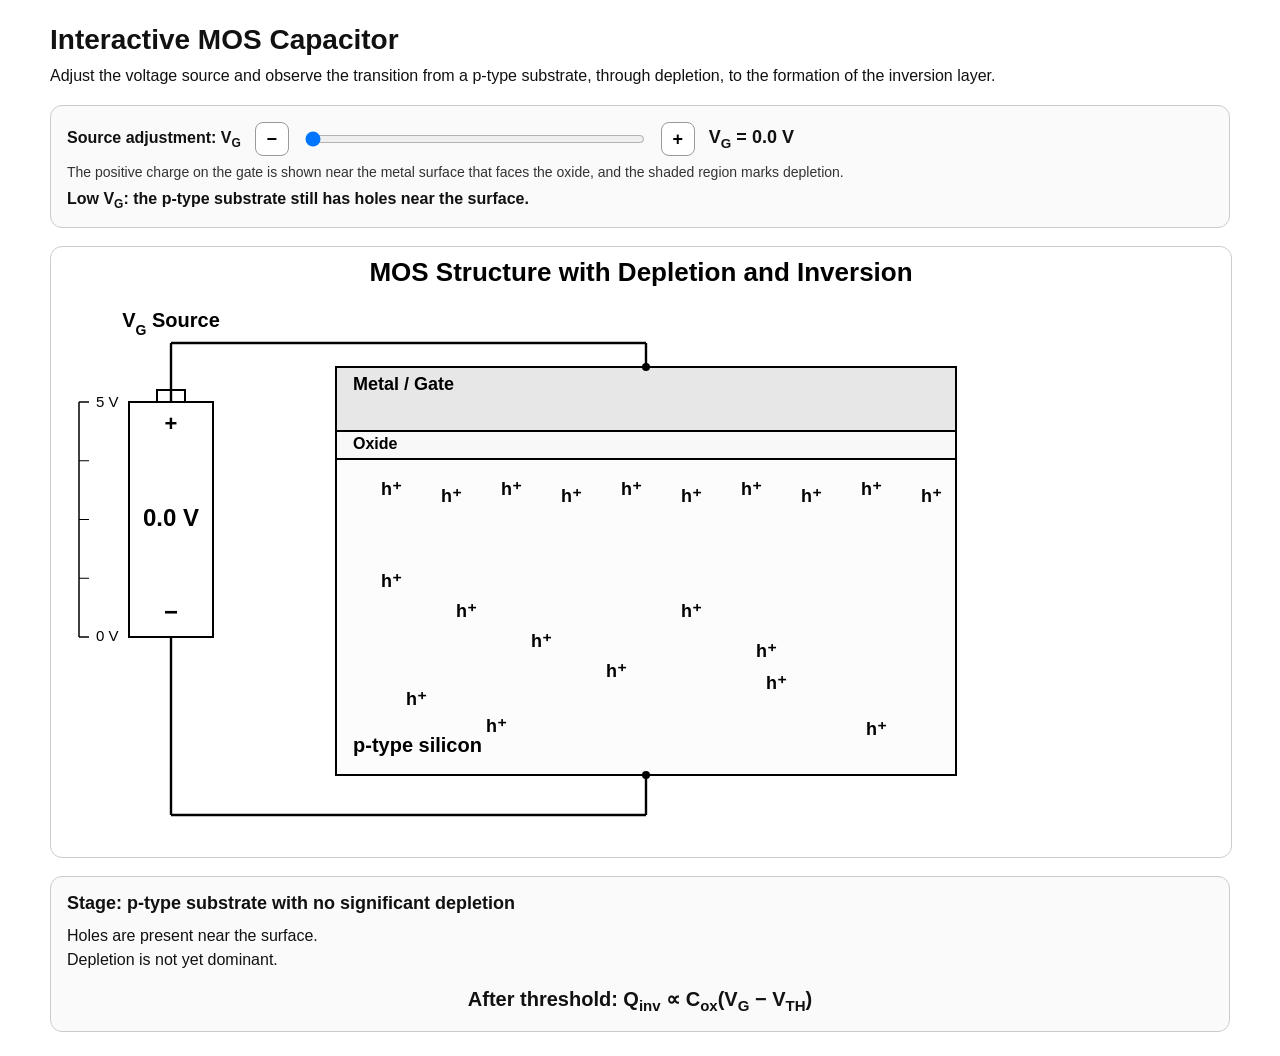
<file: interactive_mos_capacitor.html>
<!DOCTYPE html>
<html lang="en">
<head>
<meta charset="utf-8">
<meta name="viewport" content="width=device-width, initial-scale=1">
<title>Interactive MOS Capacitor v18</title>
<style>
  body {
    font-family: Arial, Helvetica, sans-serif;
    margin: 24px;
    color: #111;
    background: #fff;
  }
  .container {
    max-width: 1180px;
    margin: 0 auto;
  }
  h1 {
    font-size: 28px;
    margin-bottom: 8px;
  }
  .subtitle {
    font-size: 16px;
    margin-bottom: 18px;
    line-height: 1.45;
  }
  .controls {
    border: 1px solid #ccc;
    border-radius: 12px;
    padding: 16px;
    margin-bottom: 18px;
    background: #fafafa;
  }
  .row {
    display: flex;
    flex-wrap: wrap;
    gap: 14px;
    align-items: center;
  }
  label { font-weight: 700; }
  input[type=range] { width: 340px; }
  button {
    font-size: 18px;
    font-weight: 700;
    width: 34px;
    height: 34px;
    border-radius: 8px;
    border: 1px solid #999;
    cursor: pointer;
    background: #fff;
  }
  button:hover { background: #f0f0f0; }
  .readout {
    font-size: 18px;
    font-weight: 700;
  }
  .note {
    margin-top: 8px;
    font-size: 14px;
    color: #333;
  }
  .status {
    margin-top: 10px;
    font-weight: 700;
  }
  svg {
    width: 100%;
    height: auto;
    border: 1px solid #ccc;
    border-radius: 12px;
    background: #fff;
  }
  .panel {
    margin-top: 14px;
    border: 1px solid #ccc;
    border-radius: 12px;
    padding: 14px 16px;
    background: #fafafa;
    line-height: 1.5;
  }
  .phase {
    font-size: 18px;
    font-weight: 700;
    margin-bottom: 6px;
    line-height: 1.35;
    overflow-wrap: anywhere;
  }
  .threshold-state {
    font-size: 16px;
    font-weight: 700;
    margin-bottom: 8px;
  }
  .eq {
    text-align: center;
    font-size: 20px;
    font-weight: 700;
    margin-top: 12px;
  }
  ul { margin-top: 8px; }
  sub { font-size: 0.75em; }
</style>
</head>
<body>
<div class="container">
  <h1>Interactive MOS Capacitor</h1>

  <div class="subtitle">
    Adjust the voltage source and observe the transition from a p-type substrate,
    through depletion, to the formation of the inversion layer.
  </div>

  <div class="controls">
    <div class="row">
      <label for="vg">Source adjustment: V<sub>G</sub></label>
      <button id="minusBtn" aria-label="Decrease voltage">−</button>
      <input id="vg" type="range" min="0" max="5" step="0.1" value="0">
      <button id="plusBtn" aria-label="Increase voltage">+</button>
      <div class="readout">V<sub>G</sub> = <span id="vgValue">0.0</span> V</div>
    </div>

    <div class="note">
      The positive charge on the gate is shown near the metal surface that faces the oxide, and the shaded region marks depletion.
    </div>

    <div class="status" id="statusText">
      Low V<sub>G</sub>: the p-type substrate still has holes near the surface.
    </div>
  </div>

  <svg viewBox="0 0 1180 610" aria-label="Interactive MOS capacitor">
    <defs>
      <marker id="arrowhead" markerWidth="10" markerHeight="8" refX="8" refY="4" orient="auto">
        <polygon points="0,0 10,4 0,8"></polygon>
      </marker>
    </defs>

    <text x="590" y="34" text-anchor="middle" font-size="26" font-weight="700">
      MOS Structure with Depletion and Inversion
    </text>

    <!-- SOURCE ON LEFT -->
    <text x="120" y="80" text-anchor="middle" font-size="20" font-weight="700">
      V<tspan baseline-shift="sub" font-size="14">G</tspan> Source
    </text>

    <!-- Battery scale -->
    <line x1="28" y1="155" x2="28" y2="390" stroke="#000" stroke-width="1.5"></line>
    <line x1="28" y1="155" x2="38" y2="155" stroke="#000" stroke-width="1.5"></line>
    <line x1="28" y1="213.75" x2="38" y2="213.75" stroke="#000"></line>
    <line x1="28" y1="272.5" x2="38" y2="272.5" stroke="#000"></line>
    <line x1="28" y1="331.25" x2="38" y2="331.25" stroke="#000"></line>
    <line x1="28" y1="390" x2="38" y2="390" stroke="#000" stroke-width="1.5"></line>
    <text x="45" y="160" font-size="15">5 V</text>
    <text x="45" y="394" font-size="15">0 V</text>

    <!-- Battery -->
    <rect x="78" y="155" width="84" height="235" fill="#fff" stroke="#000" stroke-width="2"></rect>
    <rect x="106" y="143" width="28" height="12" fill="#fff" stroke="#000" stroke-width="2"></rect>
    <rect id="batteryFill" x="86" y="382" width="68" height="0" fill="#d8d8d8"></rect>
    <text x="120" y="184" text-anchor="middle" font-size="22" font-weight="700">+</text>
    <text x="120" y="373" text-anchor="middle" font-size="24" font-weight="700">−</text>
    <text id="batteryVoltageText" x="120" y="279" text-anchor="middle" font-size="24" font-weight="700">0.0 V</text>

    <!-- MOS STRUCTURE -->
    <rect x="285" y="120" width="620" height="64" fill="#e7e7e7" stroke="#000" stroke-width="2"></rect>
    <rect x="285" y="184" width="620" height="28" fill="#f8f8f8" stroke="#000" stroke-width="2"></rect>
    <rect x="285" y="212" width="620" height="316" fill="#fcfcfc" stroke="#000" stroke-width="2"></rect>

    <!-- Material labels: unobtrusive corners -->
    <text x="302" y="143" font-size="18" font-weight="700">Metal / Gate</text>
    <text x="302" y="202" font-size="16" font-weight="700">Oxide</text>
    <text x="302" y="505" font-size="20" font-weight="700">p-type silicon</text>

    <!-- Top connection -->
    <line x1="120" y1="155" x2="120" y2="96" stroke="#000" stroke-width="2.4"></line>
    <line x1="120" y1="96" x2="595" y2="96" stroke="#000" stroke-width="2.4"></line>
    <line x1="595" y1="96" x2="595" y2="120" stroke="#000" stroke-width="2.4"></line>

    <!-- Bottom connection -->
    <line x1="120" y1="390" x2="120" y2="568" stroke="#000" stroke-width="2.4"></line>
    <line x1="120" y1="568" x2="595" y2="568" stroke="#000" stroke-width="2.4"></line>
    <line x1="595" y1="568" x2="595" y2="528" stroke="#000" stroke-width="2.4"></line>

    <circle cx="595" cy="120" r="4" fill="#000"></circle>
    <circle cx="595" cy="528" r="4" fill="#000"></circle>

    <!-- Dynamic regions -->
    <g id="positiveCharges"></g>
    <g id="holesSurface"></g>
    <g id="holesDeep"></g>
    <g id="negativeIons"></g>
    <g id="electrons"></g>
    <g id="depletionGuide"></g>
    <g id="depletionLabel"></g>
  </svg>

  <!-- ALL explanatory text is below the figure -->
  <div class="panel">
    <div class="phase" id="phaseText">Stage: p-type substrate with no significant depletion</div>
    <div class="threshold-state" id="thresholdState"></div>
    <div id="phaseDetail1">Holes are present near the surface.</div>
    <div id="phaseDetail2"></div>
    <div id="phaseDetail3"></div>
    <div class="eq">After threshold: Q<sub>inv</sub> ∝ C<sub>ox</sub>(V<sub>G</sub> − V<sub>TH</sub>)</div>
  </div>
</div>

<script>
(function () {
  const slider = document.getElementById("vg");
  const minusBtn = document.getElementById("minusBtn");
  const plusBtn = document.getElementById("plusBtn");
  const vgValue = document.getElementById("vgValue");
  const batteryFill = document.getElementById("batteryFill");
  const batteryVoltageText = document.getElementById("batteryVoltageText");
  const positiveCharges = document.getElementById("positiveCharges");
  const holesSurface = document.getElementById("holesSurface");
  const holesDeep = document.getElementById("holesDeep");
  const negativeIons = document.getElementById("negativeIons");
  const electrons = document.getElementById("electrons");
  const depletionGuide = document.getElementById("depletionGuide");
  const depletionLabel = document.getElementById("depletionLabel");
  const statusText = document.getElementById("statusText");
  const phaseText = document.getElementById("phaseText");
  const thresholdState = document.getElementById("thresholdState");
  const phaseDetail1 = document.getElementById("phaseDetail1");
  const phaseDetail2 = document.getElementById("phaseDetail2");
  const phaseDetail3 = document.getElementById("phaseDetail3");

  const VTH = 3.0;
  const VDEP = 1.2;

  // Deterministic pseudo-random ordering.
  // This avoids the artificial left-to-right appearance while keeping
  // each charge in a stable position when the slider moves back and forth.
  function seededShuffle(list, seed) {
    const arr = list.slice();
    let s = seed >>> 0;

    function rand() {
      s = (1664525 * s + 1013904223) >>> 0;
      return s / 4294967296;
    }

    for (let i = arr.length - 1; i > 0; i--) {
      const j = Math.floor(rand() * (i + 1));
      [arr[i], arr[j]] = [arr[j], arr[i]];
    }
    return arr;
  }

  // Positive gate charge only near oxide-facing surface.
  const gatePlusPositions = [
    [330,172],[380,169],[430,172],[480,169],[530,172],[580,169],
    [630,172],[680,169],[730,172],[780,169],[830,172],[880,169],
    [355,158],[455,158],[555,158],[655,158],[755,158],[855,158]
  ];

  const holesSurfacePos = [
    [330,248],[390,255],[450,248],[510,255],[570,248],[630,255],[690,248],[750,255],[810,248],[870,255]
  ];

  const holesDeepPos = [
    [330,340],[405,370],[480,400],[555,430],[630,370],[705,410],[780,350],
    [355,458],[435,485],[530,355],[620,475],[715,442],[815,488]
  ];

  const ionPositions = [
    [325,244],[375,244],[425,244],[475,244],[525,244],[575,244],[625,244],[675,244],[725,244],[775,244],[825,244],[875,244],
    [350,278],[400,278],[450,278],[500,278],[550,278],[600,278],[650,278],[700,278],[750,278],[800,278],[850,278]
  ];

  const electronPositions = [
    [320,226],[365,226],[410,226],[455,226],[500,226],[545,226],[590,226],[635,226],[680,226],[725,226],[770,226],[815,226],[860,226],
    [342,238],[387,238],[432,238],[477,238],[522,238],[567,238],[612,238],[657,238],[702,238],[747,238],[792,238],[837,238],[882,238]
  ];

  const gateActivationOrder = seededShuffle(gatePlusPositions, 20260912);
  const ionActivationOrder = seededShuffle(ionPositions, 74123);
  const electronActivationOrder = seededShuffle(electronPositions, 91827);
  const holeSurfaceActivationOrder = seededShuffle(holesSurfacePos, 31415);
  const holeDeepActivationOrder = seededShuffle(holesDeepPos, 27182);

  function setVoltage(v) {
    const clamped = Math.max(0, Math.min(5, Math.round(v * 10) / 10));
    slider.value = clamped.toFixed(1);
    render();
  }

  function drawSubset(list, count, symbol, group, fontSize, fontWeight) {
    let html = "";
    for (let i = 0; i < count; i++) {
      const [x, y] = list[i];
      html += `<text x="${x}" y="${y}" font-size="${fontSize}" font-weight="${fontWeight}">${symbol}</text>`;
    }
    group.innerHTML = html;
  }

  function render() {
    const vg = parseFloat(slider.value);

    vgValue.textContent = vg.toFixed(1);
    batteryVoltageText.textContent = vg.toFixed(1) + " V";

    const fillHeight = (vg / 5) * 235;
    const fillY = 390 - fillHeight;
    batteryFill.setAttribute("y", fillY.toFixed(1));
    batteryFill.setAttribute("height", fillHeight.toFixed(1));

    const gateCount = Math.round((vg / 5) * gatePlusPositions.length);
    drawSubset(gateActivationOrder, gateCount, "+", positiveCharges, 22, 700);

    holesSurface.innerHTML = "";
    holesDeep.innerHTML = "";
    negativeIons.innerHTML = "";
    electrons.innerHTML = "";
    depletionGuide.innerHTML = "";
    depletionLabel.innerHTML = "";

    if (vg < VDEP) {
      drawSubset(holeSurfaceActivationOrder, holeSurfaceActivationOrder.length, "h⁺", holesSurface, 18, 700);
      drawSubset(holeDeepActivationOrder, 10, "h⁺", holesDeep, 18, 700);

      statusText.innerHTML = "Low V<sub>G</sub>: the p-type substrate still has holes near the surface.";
      phaseText.textContent = "Stage: p-type substrate with no significant depletion";
      thresholdState.innerHTML = "";
      phaseDetail1.textContent = "Holes are present near the surface.";
      phaseDetail2.textContent = "Depletion is not yet dominant.";
      phaseDetail3.textContent = "";
      depletionLabel.innerHTML = "";
      return;
    }

    if (vg < VTH) {
      const depFrac = (vg - VDEP) / (VTH - VDEP);
      const holeSurfaceCount = Math.max(0, Math.round((1 - depFrac) * holesSurfacePos.length * 0.4));
      const ionCount = Math.round((0.45 + 0.55 * depFrac) * ionPositions.length);

      drawSubset(holeSurfaceActivationOrder, holeSurfaceCount, "h⁺", holesSurface, 18, 700);
      drawSubset(holeDeepActivationOrder, 12, "h⁺", holesDeep, 18, 700);
      drawSubset(ionActivationOrder, ionCount, "⊖", negativeIons, 20, 700);

      const depHeight = 95 + 38 * depFrac;
      const depBottom = 214 + depHeight;
      depletionGuide.innerHTML = `
        <rect x="293" y="214" width="604" height="${depHeight.toFixed(1)}"
              fill="rgba(0,0,0,0.05)" stroke="none"></rect>
        <line x1="293" y1="${depBottom.toFixed(1)}" x2="897" y2="${depBottom.toFixed(1)}"
              stroke="#666" stroke-width="1.4" stroke-dasharray="6,5"></line>
      `;

      statusText.innerHTML = "Depletion: holes are repelled and fixed negative ions remain near the surface.";
      phaseText.textContent = "Stage: depletion";
      thresholdState.innerHTML = "";
      phaseDetail1.textContent = "Holes move away from the surface.";
      phaseDetail2.textContent = "Fixed negative ions remain in the depletion region.";
      phaseDetail3.textContent = "There is not yet a well-formed inversion layer.";
        return;
    }

    const invFrac = (vg - VTH) / (5 - VTH);
    const electronCount = Math.round((0.2 + 0.8 * invFrac) * electronPositions.length);

    drawSubset(holeDeepActivationOrder, 11, "h⁺", holesDeep, 18, 700);
    drawSubset(ionActivationOrder, ionActivationOrder.length, "⊖", negativeIons, 20, 700);
    drawSubset(electronActivationOrder, electronCount, "e⁻", electrons, 18, 700);

    const depHeightInv = 122;
    const depMidYInv = 214 + depHeightInv / 2;
    depletionGuide.innerHTML = `
      <rect x="293" y="214" width="604" height="${depHeightInv}"
            fill="rgba(0,0,0,0.05)" stroke="none"></rect>
      <line x1="293" y1="336" x2="897" y2="336"
            stroke="#666" stroke-width="1.4" stroke-dasharray="6,5"></line>
      <line x1="293" y1="232" x2="897" y2="232"
            stroke="#000" stroke-width="1.2" stroke-dasharray="4,4"></line>
    `;
    depletionLabel.innerHTML = `
      <text x="918" y="${(depMidYInv - 6).toFixed(1)}" font-size="15" font-weight="700">Depletion</text>
      <text x="918" y="${(depMidYInv + 14).toFixed(1)}" font-size="15" font-weight="700">region</text>
    `;

    const atThreshold = Math.abs(vg - VTH) < 0.051;


    if (atThreshold) {
      statusText.innerHTML = "V<sub>G</sub> = V<sub>TH</sub>: onset of inversion.";
      phaseText.textContent = "Stage: onset of inversion";
      thresholdState.innerHTML = "V<sub>G</sub> = V<sub>TH</sub>";
      phaseDetail1.textContent = "The shaded region is the depletion region.";
      phaseDetail2.textContent = "Electrons begin to appear at the oxide–silicon interface.";
      phaseDetail3.textContent = "";
    } else {
      statusText.innerHTML = "V<sub>G</sub> > V<sub>TH</sub>: inversion layer present.";
      phaseText.textContent = "Stage: inversion / channel formation";
      thresholdState.innerHTML = "V<sub>G</sub> &gt; V<sub>TH</sub>";
      phaseDetail1.textContent = "The shaded region is the depletion region.";
      phaseDetail2.textContent = "Electrons are present at the oxide–silicon interface.";
      phaseDetail3.textContent = "The inversion layer grows as V_G increases.";
    }
  }

  slider.addEventListener("input", render);
  minusBtn.addEventListener("click", () => setVoltage(parseFloat(slider.value) - 0.1));
  plusBtn.addEventListener("click", () => setVoltage(parseFloat(slider.value) + 0.1));

  render();
})();
</script>
</body>
</html>
</file>
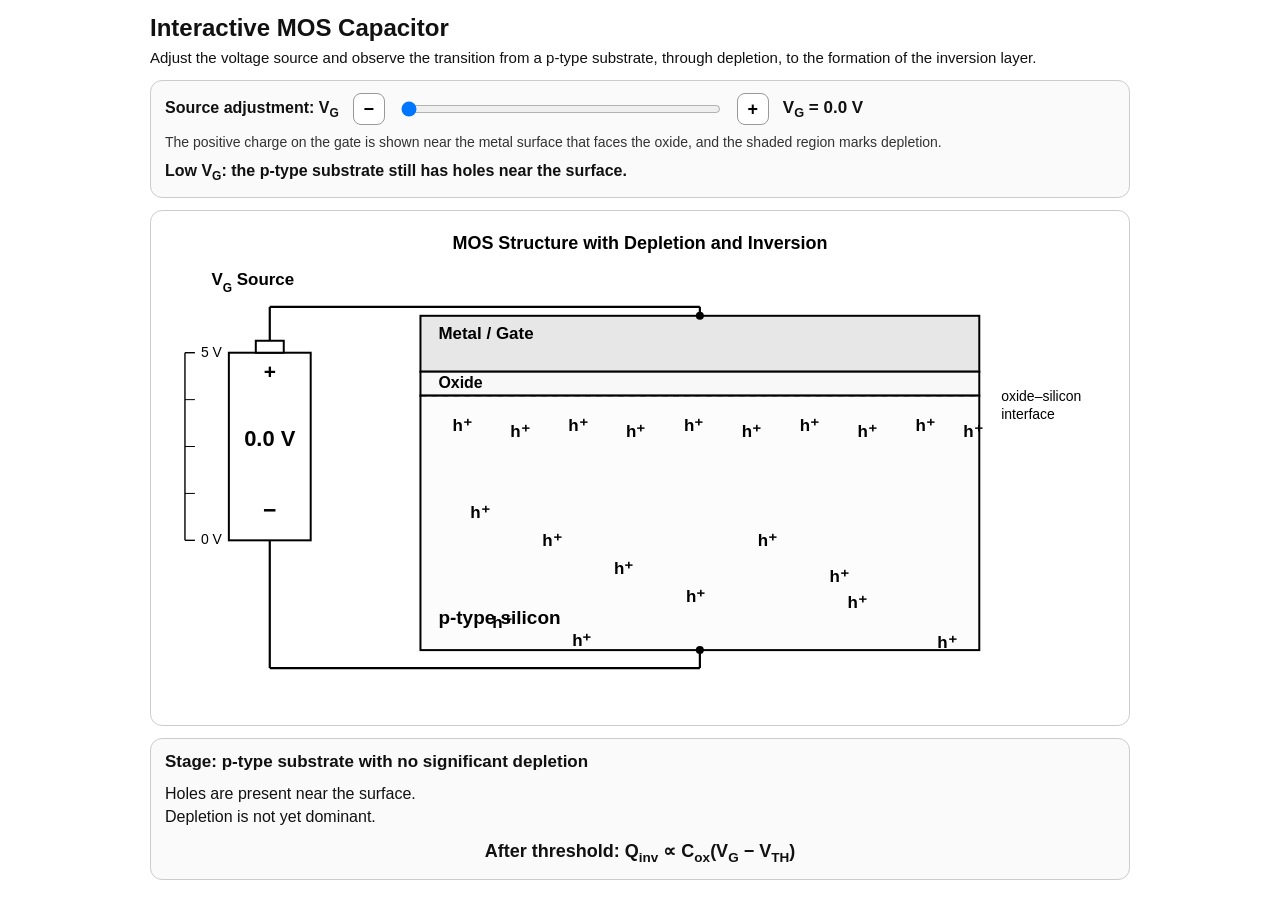
<file: mos_capacitor.html>
<!DOCTYPE html>
<html lang="en">
<head>
<meta charset="utf-8">
<meta name="viewport" content="width=device-width, initial-scale=1">
<title>Interactive MOS Capacitor v20 compact</title>
<style>
  body {
    font-family: Arial, Helvetica, sans-serif;
    margin: 14px;
    color: #111;
    background: #fff;
  }
  .container {
    max-width: 980px;
    margin: 0 auto;
  }
  h1 {
    font-size: 24px;
    margin: 0 0 6px 0;
  }
  .subtitle {
    font-size: 15px;
    margin-bottom: 12px;
    line-height: 1.35;
  }
  .controls {
    border: 1px solid #ccc;
    border-radius: 12px;
    padding: 12px 14px;
    margin-bottom: 12px;
    background: #fafafa;
  }
  .row {
    display: flex;
    flex-wrap: wrap;
    gap: 10px 14px;
    align-items: center;
  }
  label { font-weight: 700; }
  input[type=range] { width: 320px; }
  button {
    font-size: 18px;
    font-weight: 700;
    width: 32px;
    height: 32px;
    border-radius: 8px;
    border: 1px solid #999;
    cursor: pointer;
    background: #fff;
  }
  button:hover { background: #f0f0f0; }
  .readout {
    font-size: 17px;
    font-weight: 700;
  }
  .note {
    margin-top: 8px;
    font-size: 14px;
    color: #333;
    line-height: 1.35;
  }
  .status {
    margin-top: 8px;
    font-weight: 700;
    line-height: 1.35;
  }
  .figure-card {
    border: 1px solid #ccc;
    border-radius: 12px;
    background: #fff;
    padding: 10px 10px 6px 10px;
    margin-bottom: 12px;
  }
  svg {
    width: 100%;
    height: auto;
    display: block;
  }
  .panel {
    border: 1px solid #ccc;
    border-radius: 12px;
    padding: 12px 14px;
    background: #fafafa;
    line-height: 1.45;
  }
  .phase {
    font-size: 17px;
    font-weight: 700;
    margin-bottom: 4px;
    line-height: 1.3;
    overflow-wrap: anywhere;
  }
  .threshold-state {
    font-size: 15px;
    font-weight: 700;
    margin-bottom: 8px;
  }
  .eq {
    text-align: center;
    font-size: 18px;
    font-weight: 700;
    margin-top: 10px;
  }
  ul { margin-top: 8px; margin-bottom: 0; }
  li { margin-bottom: 4px; }
  sub { font-size: 0.75em; }
</style>
</head>
<body>
<div class="container">
  <h1>Interactive MOS Capacitor</h1>

  <div class="subtitle">
    Adjust the voltage source and observe the transition from a p-type substrate,
    through depletion, to the formation of the inversion layer.
  </div>

  <div class="controls">
    <div class="row">
      <label for="vg">Source adjustment: V<sub>G</sub></label>
      <button id="minusBtn" aria-label="Decrease voltage">−</button>
      <input id="vg" type="range" min="0" max="5" step="0.1" value="0">
      <button id="plusBtn" aria-label="Increase voltage">+</button>
      <div class="readout">V<sub>G</sub> = <span id="vgValue">0.0</span> V</div>
    </div>

    <div class="note">
      The positive charge on the gate is shown near the metal surface that faces the oxide, and the shaded region marks depletion.
    </div>

    <div class="status" id="statusText">
      Low V<sub>G</sub>: the p-type substrate still has holes near the surface.
    </div>
  </div>

  <div class="figure-card">
    <svg viewBox="0 0 960 500" aria-label="Interactive MOS capacitor">
      <text x="480" y="28" text-anchor="middle" font-size="18" font-weight="700">
        MOS Structure with Depletion and Inversion
      </text>

      <!-- source on the left -->
      <text x="92" y="64" text-anchor="middle" font-size="17" font-weight="700">
        V<tspan baseline-shift="sub" font-size="12">G</tspan> Source
      </text>

      <!-- scale -->
      <line x1="24" y1="132" x2="24" y2="320" stroke="#000" stroke-width="1.4"></line>
      <line x1="24" y1="132" x2="34" y2="132" stroke="#000" stroke-width="1.4"></line>
      <line x1="24" y1="179" x2="34" y2="179" stroke="#000"></line>
      <line x1="24" y1="226" x2="34" y2="226" stroke="#000"></line>
      <line x1="24" y1="273" x2="34" y2="273" stroke="#000"></line>
      <line x1="24" y1="320" x2="34" y2="320" stroke="#000" stroke-width="1.4"></line>
      <text x="40" y="136" font-size="14">5 V</text>
      <text x="40" y="324" font-size="14">0 V</text>

      <!-- battery -->
      <rect x="68" y="132" width="82" height="188" fill="#fff" stroke="#000" stroke-width="2"></rect>
      <rect x="95" y="120" width="28" height="12" fill="#fff" stroke="#000" stroke-width="2"></rect>
      <rect id="batteryFill" x="76" y="312" width="66" height="0" fill="#d8d8d8"></rect>
      <text x="109" y="158" text-anchor="middle" font-size="21" font-weight="700">+</text>
      <text x="109" y="298" text-anchor="middle" font-size="23" font-weight="700">−</text>
      <text id="batteryVoltageText" x="109" y="225" text-anchor="middle" font-size="22" font-weight="700">0.0 V</text>

      <!-- structure -->
      <rect x="260" y="95" width="560" height="56" fill="#e7e7e7" stroke="#000" stroke-width="2"></rect>
      <rect x="260" y="151" width="560" height="24" fill="#f8f8f8" stroke="#000" stroke-width="2"></rect>
      <rect x="260" y="175" width="560" height="255" fill="#fcfcfc" stroke="#000" stroke-width="2"></rect>

      <text x="278" y="118" font-size="17" font-weight="700">Metal / Gate</text>
      <text x="278" y="167" font-size="16" font-weight="700">Oxide</text>
      <text x="278" y="404" font-size="19" font-weight="700">p-type silicon</text>

      <!-- oxide-silicon interface -->
      <line x1="260" y1="175" x2="820" y2="175" stroke="#000" stroke-width="1.4" stroke-dasharray="6,5"></line>
      <text x="842" y="180" font-size="14">oxide–silicon</text>
      <text x="842" y="198" font-size="14">interface</text>

      <!-- source connections -->
      <line x1="109" y1="120" x2="109" y2="86" stroke="#000" stroke-width="2.2"></line>
      <line x1="109" y1="86" x2="540" y2="86" stroke="#000" stroke-width="2.2"></line>
      <line x1="540" y1="86" x2="540" y2="95" stroke="#000" stroke-width="2.2"></line>

      <line x1="109" y1="320" x2="109" y2="448" stroke="#000" stroke-width="2.2"></line>
      <line x1="109" y1="448" x2="540" y2="448" stroke="#000" stroke-width="2.2"></line>
      <line x1="540" y1="448" x2="540" y2="430" stroke="#000" stroke-width="2.2"></line>

      <circle cx="540" cy="95" r="4" fill="#000"></circle>
      <circle cx="540" cy="430" r="4" fill="#000"></circle>

      <!-- dynamic groups -->
      <g id="positiveCharges"></g>
      <g id="holesSurface"></g>
      <g id="holesDeep"></g>
      <g id="negativeIons"></g>
      <g id="electrons"></g>
      <g id="depletionGuide"></g>
      <g id="depletionLabel"></g>
    </svg>
  </div>

  <div class="panel">
    <div class="phase" id="phaseText">Stage: p-type substrate with no significant depletion</div>
    <div class="threshold-state" id="thresholdState"></div>
    <div id="phaseDetail1">Holes are present near the surface.</div>
    <div id="phaseDetail2"></div>
    <div id="phaseDetail3"></div>
    <div class="eq">After threshold: Q<sub>inv</sub> ∝ C<sub>ox</sub>(V<sub>G</sub> − V<sub>TH</sub>)</div>
  </div>
</div>

<script>
(function () {
  const slider = document.getElementById("vg");
  const minusBtn = document.getElementById("minusBtn");
  const plusBtn = document.getElementById("plusBtn");
  const vgValue = document.getElementById("vgValue");
  const batteryFill = document.getElementById("batteryFill");
  const batteryVoltageText = document.getElementById("batteryVoltageText");
  const positiveCharges = document.getElementById("positiveCharges");
  const holesSurface = document.getElementById("holesSurface");
  const holesDeep = document.getElementById("holesDeep");
  const negativeIons = document.getElementById("negativeIons");
  const electrons = document.getElementById("electrons");
  const depletionGuide = document.getElementById("depletionGuide");
  const depletionLabel = document.getElementById("depletionLabel");
  const statusText = document.getElementById("statusText");
  const phaseText = document.getElementById("phaseText");
  const thresholdState = document.getElementById("thresholdState");
  const phaseDetail1 = document.getElementById("phaseDetail1");
  const phaseDetail2 = document.getElementById("phaseDetail2");
  const phaseDetail3 = document.getElementById("phaseDetail3");

  const VTH = 3.0;
  const VDEP = 1.2;

  function seededShuffle(list, seed) {
    const arr = list.slice();
    let s = seed >>> 0;
    function rand() {
      s = (1664525 * s + 1013904223) >>> 0;
      return s / 4294967296;
    }
    for (let i = arr.length - 1; i > 0; i--) {
      const j = Math.floor(rand() * (i + 1));
      [arr[i], arr[j]] = [arr[j], arr[i]];
    }
    return arr;
  }

  const gatePlusPositions = [
    [284,143],[330,140],[375,143],[420,140],[465,143],[510,140],
    [555,143],[600,140],[645,143],[690,140],[735,143],[780,140],
    [308,128],[398,128],[488,128],[578,128],[668,128],[758,128]
  ];

  const holesSurfacePos = [
    [292,210],[350,216],[408,210],[466,216],[524,210],[582,216],[640,210],[698,216],[756,210],[804,216]
  ];

  const holesDeepPos = [
    [310,298],[382,326],[454,354],[526,382],[598,326],[670,362],[742,306],
    [332,408],[412,426],[504,312],[596,418],[688,388],[778,428]
  ];

  const ionPositions = [
    [292,214],[338,214],[384,214],[430,214],[476,214],[522,214],[568,214],[614,214],[660,214],[706,214],[752,214],[798,214],
    [315,246],[361,246],[407,246],[453,246],[499,246],[545,246],[591,246],[637,246],[683,246],[729,246],[775,246]
  ];

  const electronPositions = [
    [288,198],[330,198],[372,198],[414,198],[456,198],[498,198],[540,198],[582,198],[624,198],[666,198],[708,198],[750,198],[792,198],
    [310,208],[352,208],[394,208],[436,208],[478,208],[520,208],[562,208],[604,208],[646,208],[688,208],[730,208],[772,208],[814,208]
  ];

  const gateActivationOrder = seededShuffle(gatePlusPositions, 20260912);
  const ionActivationOrder = seededShuffle(ionPositions, 74123);
  const electronActivationOrder = seededShuffle(electronPositions, 91827);
  const holeSurfaceActivationOrder = seededShuffle(holesSurfacePos, 31415);
  const holeDeepActivationOrder = seededShuffle(holesDeepPos, 27182);

  function setVoltage(v) {
    const clamped = Math.max(0, Math.min(5, Math.round(v * 10) / 10));
    slider.value = clamped.toFixed(1);
    render();
  }

  function drawSubset(list, count, symbol, group, fontSize, fontWeight) {
    let html = "";
    for (let i = 0; i < count; i++) {
      const [x, y] = list[i];
      html += `<text x="${x}" y="${y}" font-size="${fontSize}" font-weight="${fontWeight}">${symbol}</text>`;
    }
    group.innerHTML = html;
  }

  function render() {
    const vg = parseFloat(slider.value);

    vgValue.textContent = vg.toFixed(1);
    batteryVoltageText.textContent = vg.toFixed(1) + " V";

    const fillHeight = (vg / 5) * 188;
    const fillY = 320 - fillHeight;
    batteryFill.setAttribute("y", fillY.toFixed(1));
    batteryFill.setAttribute("height", fillHeight.toFixed(1));

    const gateCount = Math.round((vg / 5) * gateActivationOrder.length);
    drawSubset(gateActivationOrder, gateCount, "+", positiveCharges, 20, 700);

    holesSurface.innerHTML = "";
    holesDeep.innerHTML = "";
    negativeIons.innerHTML = "";
    electrons.innerHTML = "";
    depletionGuide.innerHTML = "";
    depletionLabel.innerHTML = "";

    if (vg < VDEP) {
      drawSubset(holeSurfaceActivationOrder, holeSurfaceActivationOrder.length, "h⁺", holesSurface, 17, 700);
      drawSubset(holeDeepActivationOrder, 10, "h⁺", holesDeep, 17, 700);

      statusText.innerHTML = "Low V<sub>G</sub>: the p-type substrate still has holes near the surface.";
      phaseText.textContent = "Stage: p-type substrate with no significant depletion";
      thresholdState.innerHTML = "";
      phaseDetail1.textContent = "Holes are present near the surface.";
      phaseDetail2.textContent = "Depletion is not yet dominant.";
      phaseDetail3.textContent = "";
      return;
    }

    if (vg < VTH) {
      const depFrac = (vg - VDEP) / (VTH - VDEP);
      const holeSurfaceCount = Math.max(0, Math.round((1 - depFrac) * holeSurfaceActivationOrder.length * 0.4));
      const ionCount = Math.round((0.45 + 0.55 * depFrac) * ionActivationOrder.length);

      drawSubset(holeSurfaceActivationOrder, holeSurfaceCount, "h⁺", holesSurface, 17, 700);
      drawSubset(holeDeepActivationOrder, 12, "h⁺", holesDeep, 17, 700);
      drawSubset(ionActivationOrder, ionCount, "⊖", negativeIons, 20, 700);

      const depHeight = 74 + 30 * depFrac;
      const depBottom = 178 + depHeight;
      const depMidY = 178 + depHeight / 2;

      depletionGuide.innerHTML = `
        <rect x="268" y="178" width="544" height="${depHeight.toFixed(1)}"
              fill="rgba(0,0,0,0.05)" stroke="none"></rect>
        <line x1="268" y1="${depBottom.toFixed(1)}" x2="812" y2="${depBottom.toFixed(1)}"
              stroke="#666" stroke-width="1.4" stroke-dasharray="6,5"></line>
      `;
      depletionLabel.innerHTML = `
        <text x="834" y="${(depMidY - 5).toFixed(1)}" font-size="14" font-weight="700">Depletion</text>
        <text x="834" y="${(depMidY + 13).toFixed(1)}" font-size="14" font-weight="700">region</text>
      `;

      statusText.innerHTML = "Depletion: holes are repelled and fixed negative ions remain near the surface.";
      phaseText.textContent = "Stage: depletion";
      thresholdState.innerHTML = "";
      phaseDetail1.textContent = "Holes move away from the surface.";
      phaseDetail2.textContent = "The shaded region is the depletion region.";
      phaseDetail3.textContent = "There is not yet a well-formed inversion layer.";
      return;
    }

    const invFrac = (vg - VTH) / (5 - VTH);
    const electronCount = Math.round((0.2 + 0.8 * invFrac) * electronActivationOrder.length);

    drawSubset(holeDeepActivationOrder, 11, "h⁺", holesDeep, 17, 700);
    drawSubset(ionActivationOrder, ionActivationOrder.length, "⊖", negativeIons, 20, 700);
    drawSubset(electronActivationOrder, electronCount, "e⁻", electrons, 17, 700);

    const depHeightInv = 104;
    const depMidYInv = 178 + depHeightInv / 2;

    depletionGuide.innerHTML = `
      <rect x="268" y="178" width="544" height="${depHeightInv}"
            fill="rgba(0,0,0,0.05)" stroke="none"></rect>
      <line x1="268" y1="282" x2="812" y2="282"
            stroke="#666" stroke-width="1.4" stroke-dasharray="6,5"></line>
      <line x1="268" y1="205" x2="812" y2="205"
            stroke="#000" stroke-width="1.2" stroke-dasharray="4,4"></line>
    `;
    depletionLabel.innerHTML = `
      <text x="834" y="${(depMidYInv - 5).toFixed(1)}" font-size="14" font-weight="700">Depletion</text>
      <text x="834" y="${(depMidYInv + 13).toFixed(1)}" font-size="14" font-weight="700">region</text>
    `;

    const atThreshold = Math.abs(vg - VTH) < 0.051;

    if (atThreshold) {
      statusText.innerHTML = "V<sub>G</sub> = V<sub>TH</sub>: onset of inversion.";
      phaseText.textContent = "Stage: onset of inversion";
      thresholdState.innerHTML = "V<sub>G</sub> = V<sub>TH</sub>";
      phaseDetail1.textContent = "The shaded region is the depletion region.";
      phaseDetail2.textContent = "Electrons begin to appear at the oxide–silicon interface.";
      phaseDetail3.textContent = "";
    } else {
      statusText.innerHTML = "V<sub>G</sub> > V<sub>TH</sub>: inversion layer present.";
      phaseText.textContent = "Stage: inversion / channel formation";
      thresholdState.innerHTML = "V<sub>G</sub> &gt; V<sub>TH</sub>";
      phaseDetail1.textContent = "The shaded region is the depletion region.";
      phaseDetail2.textContent = "Electrons are present at the oxide–silicon interface.";
      phaseDetail3.textContent = "The inversion layer grows as V_G increases.";
    }
  }

  slider.addEventListener("input", render);
  minusBtn.addEventListener("click", () => setVoltage(parseFloat(slider.value) - 0.1));
  plusBtn.addEventListener("click", () => setVoltage(parseFloat(slider.value) + 0.1));

  render();
})();
</script>
</body>
</html>
</file>
